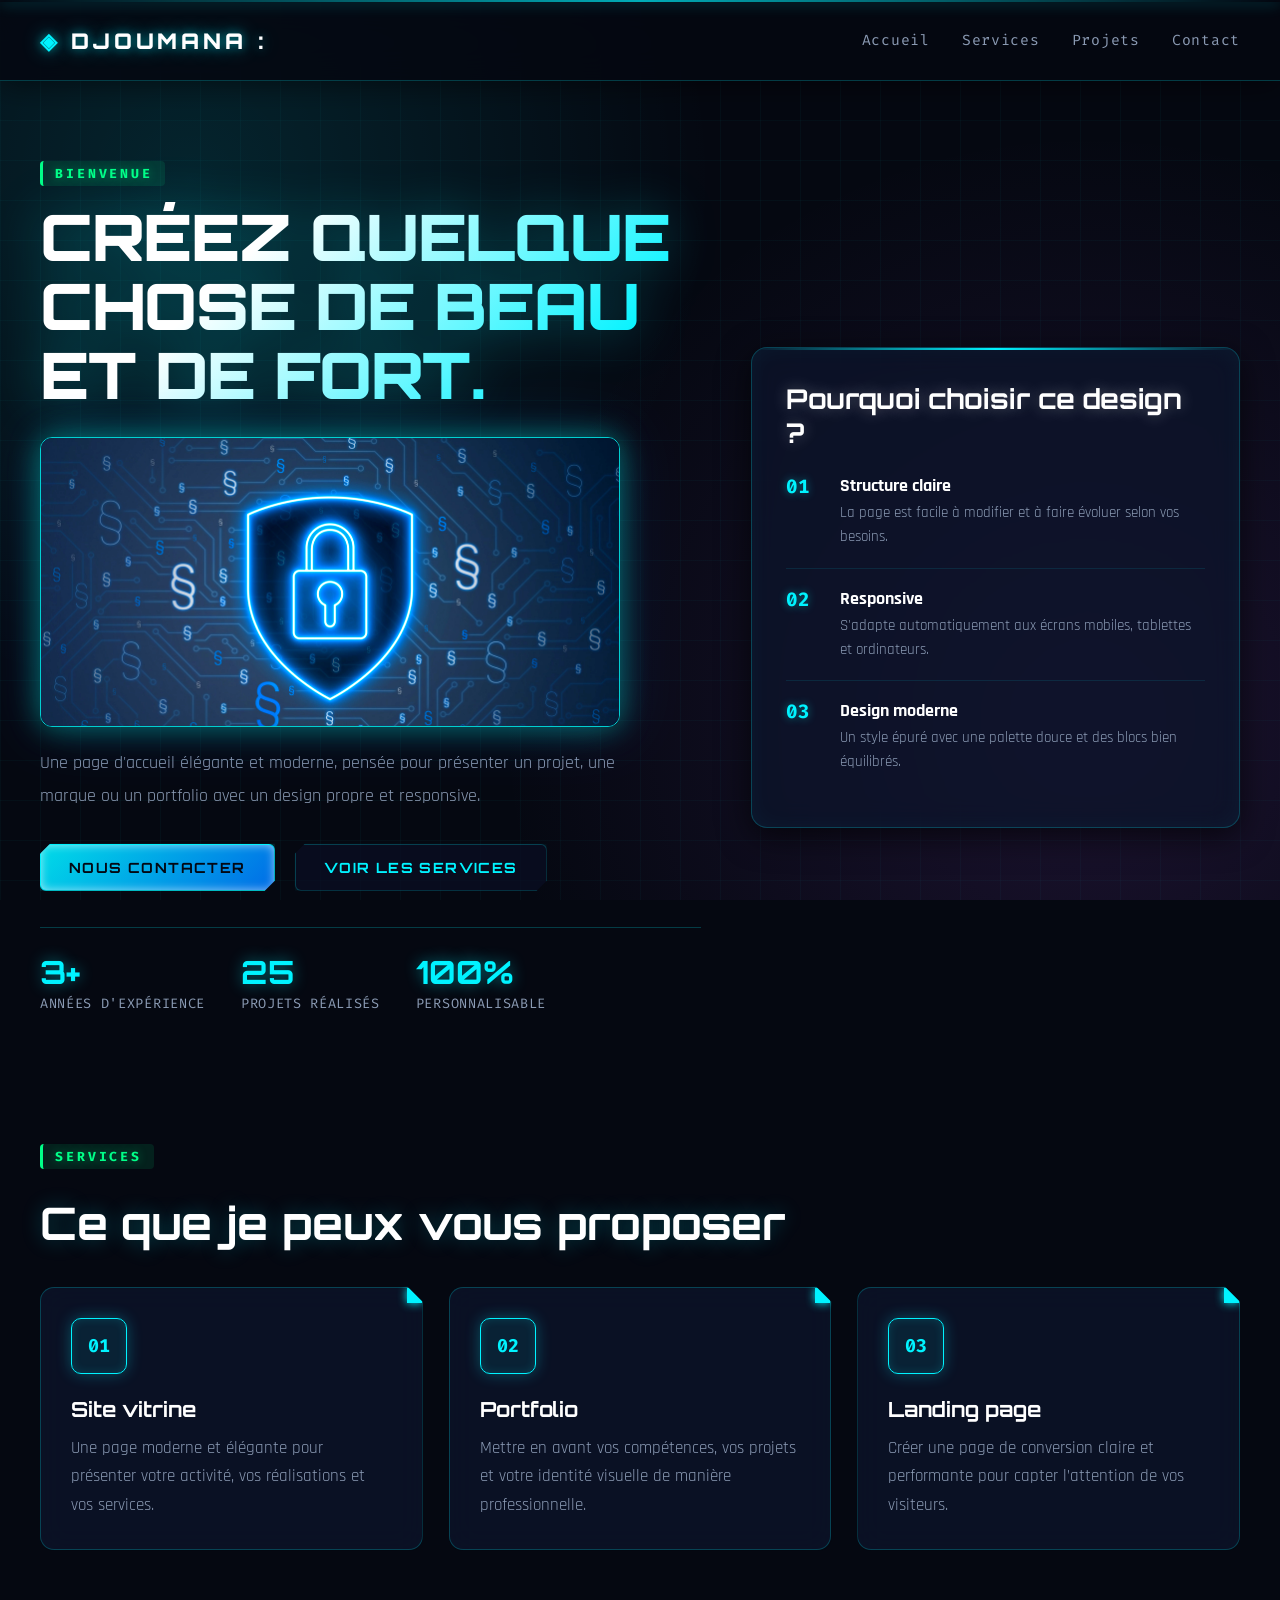
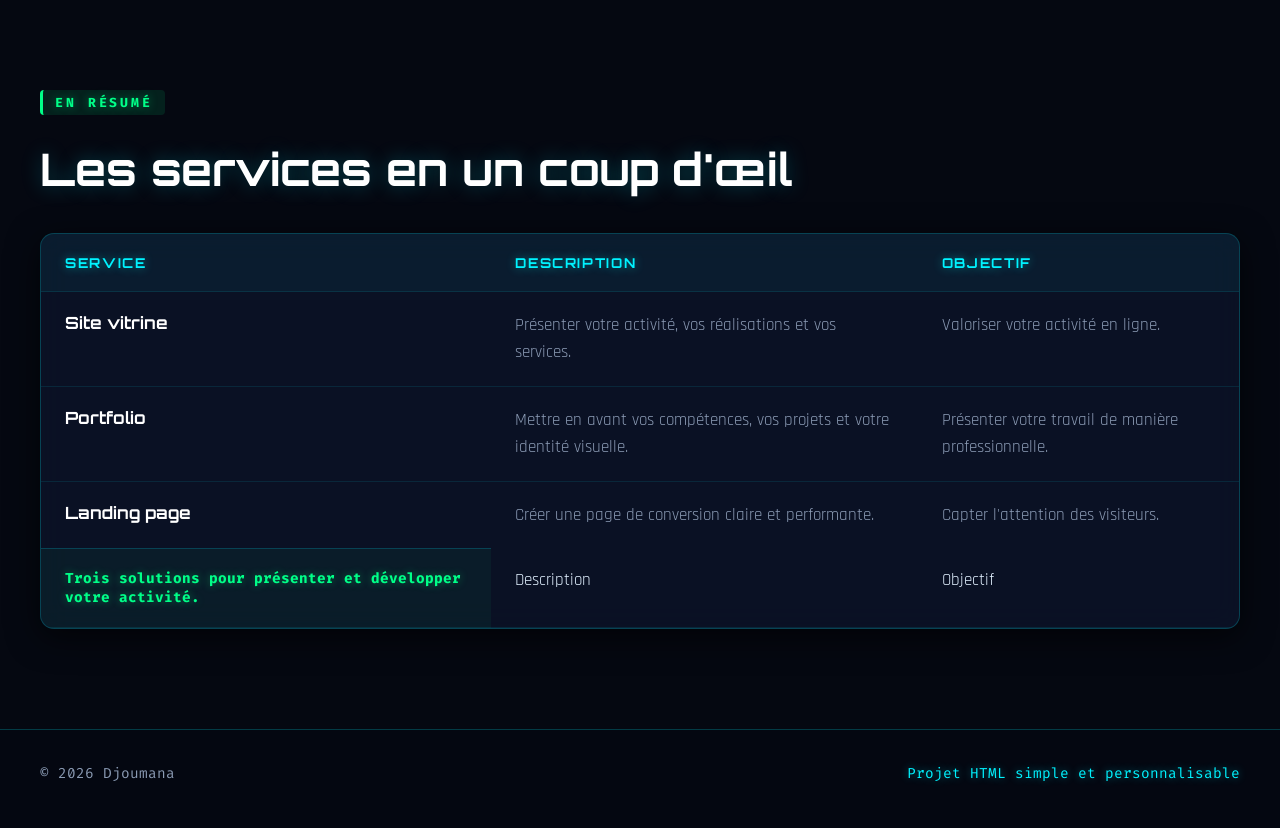
<file: index.html>
<!DOCTYPE html>
<html lang="fr">

<head>
  <meta charset="UTF-8" />
  <meta name="viewport" content="width=device-width, initial-scale=1.0" />
  <meta name="description" content="Page d'accueil moderne en HTML" />
  <title>Accueil</title>
  <link rel="stylesheet" href="style.css" />
</head>

<body>
  <header>
    <div class="container nav">
      <a href="#" class="brand">Djoumana :</a>
      <nav class="nav-links" aria-label="Navigation principale">
        <a href="#accueil">Accueil</a>
        <a href="#services">Services</a>
        <a href="projets.html">Projets</a>
        <a href="contact.html">Contact</a>
      </nav>
    </div>
  </header>

  <!-- Hero Section -->
  <main id="accueil" class="container hero">
    <section>
      <span class="eyebrow">Bienvenue</span>
      <!-- span : -->
      <h1>Créez quelque chose de beau et de fort.</h1>
      <img src="content-cyber-security.jpg" alt="Image représentant la cybersécurité" class="hero-image" />
      <p class="lead">
        Une page d'accueil élégante et moderne, pensée pour présenter un projet,
        une marque ou un portfolio avec un design propre et responsive.
      </p>
      <div class="hero-actions">
        <a href="#contact" class="btn btn-primary">Nous contacter</a>
        <a href="#services" class="btn btn-secondary">Voir les services</a>
      </div>

      <div class="stats">
        <div class="stat">
          <strong>3+</strong>
          <span>années d'expérience</span>
        </div>
        <div class="stat">
          <strong>25</strong>
          <span>projets réalisés</span>
        </div>
        <div class="stat">
          <strong>100%</strong>
          <span>personnalisable</span>
        </div>
      </div>
    </section>

    <aside class="card" id="contact">
      <h2>Pourquoi choisir ce design ?</h2>

      <div class="feature">
        <div class="feature-number">01</div>
        <div>
          <strong>Structure claire</strong>
          <span>La page est facile à modifier et à faire évoluer selon vos besoins.</span>
        </div>
      </div>

      <div class="feature">
        <div class="feature-number">02</div>
        <div>
          <strong>Responsive</strong>
          <span>S'adapte automatiquement aux écrans mobiles, tablettes et ordinateurs.</span>
        </div>
      </div>

      <div class="feature">
        <div class="feature-number">03</div>
        <div>
          <strong>Design moderne</strong>
          <span>Un style épuré avec une palette douce et des blocs bien équilibrés.</span>
        </div>
      </div>
    </aside>
  </main>

  <section id="services" class="container section">
    <div class="section-header">
      <span class="eyebrow">Services</span>
      <h3>Ce que je peux vous proposer</h3>
    </div>

    <div class="grid">
      <article class="service">
        <div class="icon">01</div>

        <h4>Site vitrine</h4>
        <p>Une page moderne et élégante pour présenter votre activité, vos réalisations et vos services.</p>
      </article>

      <article class="service">
        <div class="icon">02</div>
        <h4>Portfolio</h4>
        <p>Mettre en avant vos compétences, vos projets et votre identité visuelle de manière professionnelle.</p>
      </article>

      <article class="service">
        <div class="icon">03</div>
        <h4>Landing page</h4>
        <p>Créer une page de conversion claire et performante pour capter l’attention de vos visiteurs.</p>
      </article>
    </div>
  </section>

  <section class="container section" aria-labelledby="services-table-title">
    <div class="section-header">
      <span class="eyebrow">En résumé</span>
      <h3 id="services-table-title">Les services en un coup d'œil</h3>
    </div>

    <div class="table-wrapper">
      <table>
        <thead>
          <tr>
            <th scope="col">Service</th>
            <th scope="col">Description</th>
            <th scope="col">Objectif</th>
          </tr>
        </thead>
        <tbody>
          <tr>
            <th scope="row">Site vitrine</th>
            <td>Présenter votre activité, vos réalisations et vos services.</td>
            <td>Valoriser votre activité en ligne.</td>
          </tr>
          <tr>
            <th scope="row">Portfolio</th>
            <td>Mettre en avant vos compétences, vos projets et votre identité visuelle.</td>
            <td>Présenter votre travail de manière professionnelle.</td>
          </tr>
          <tr>
            <th scope="row">Landing page</th>
            <td>Créer une page de conversion claire et performante.</td>
            <td>Capter l'attention des visiteurs.</td>
          </tr>
        </tbody>
        <tfoot>
          <tr>
            <th scope="col">Trois solutions pour présenter et développer votre activité.</th>
            <td scope="col">Description</td>
            <td scope="col">Objectif</td>
          </tr>
        </tfoot>
      </table>
    </div>
  </section>

  <footer>
    <div class="container footer-inner">
      <span>© 2026 Djoumana</span>
      <span id="projets">Projet HTML simple et personnalisable</span>
    </div>
  </footer>
</body>

</html>
</file>
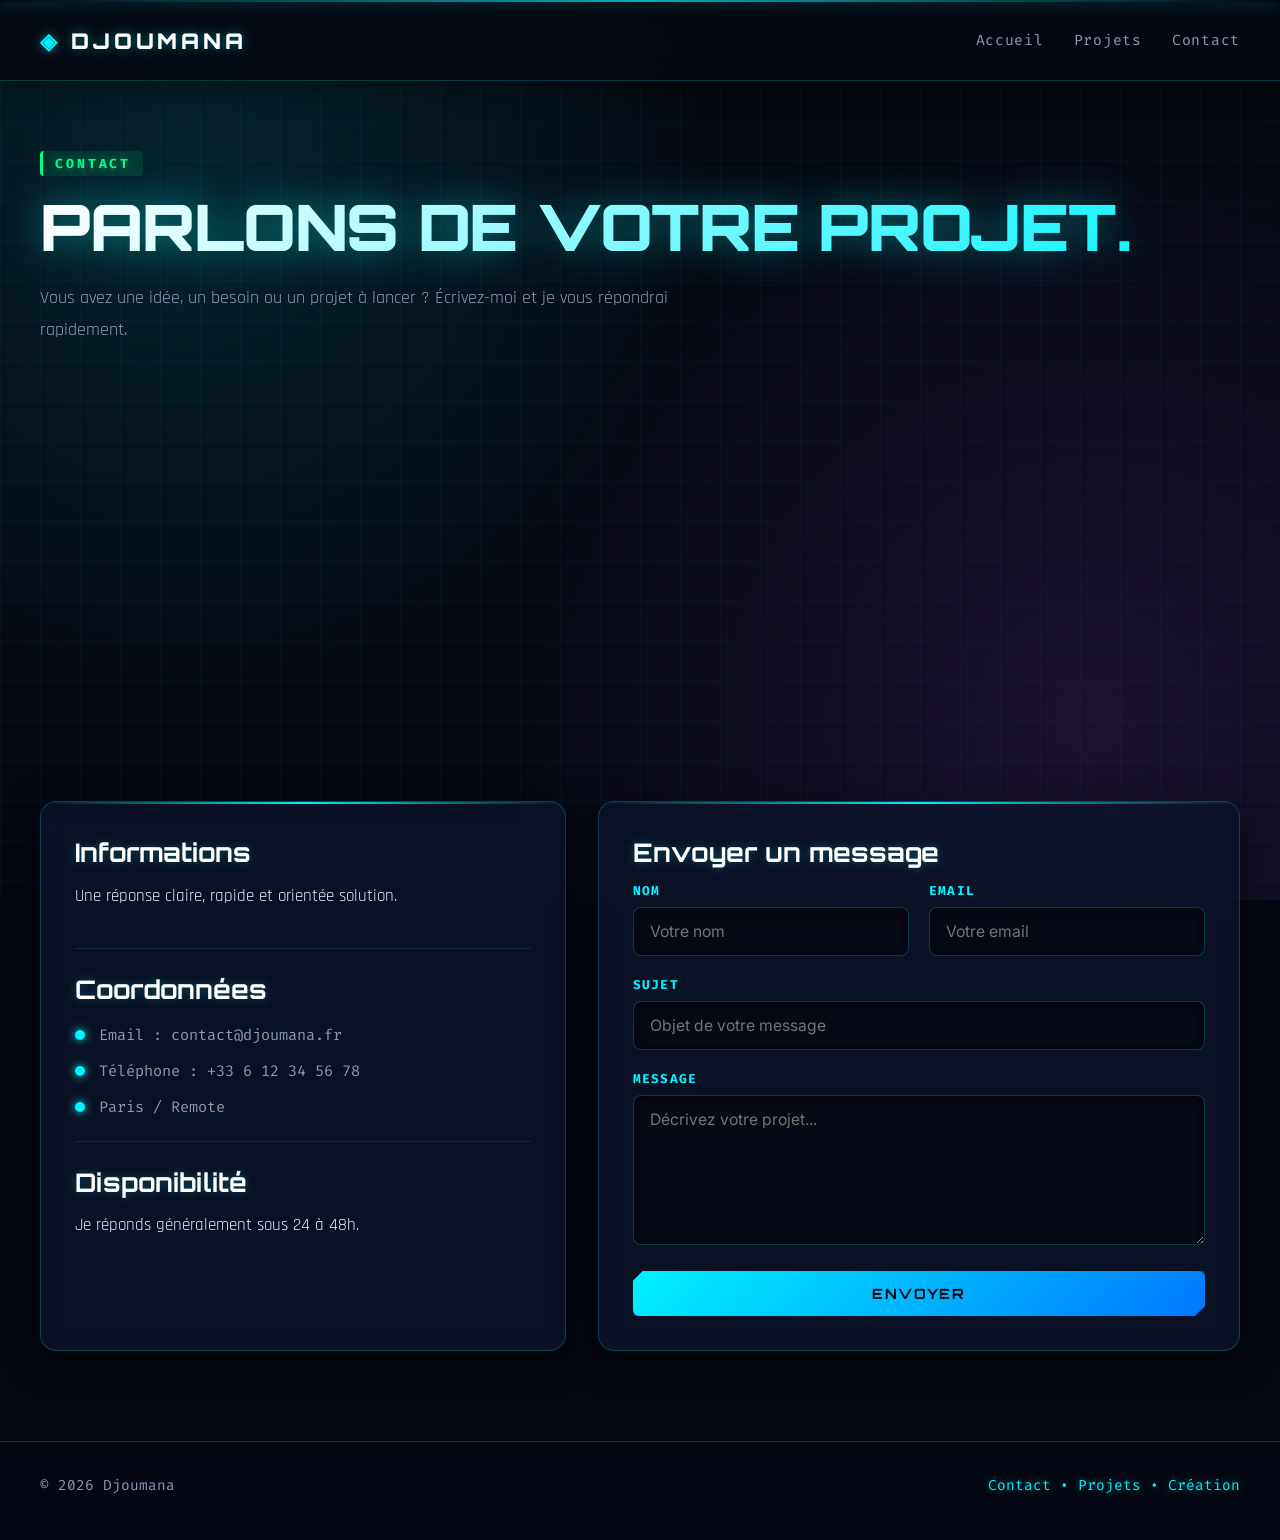
<file: contact.html>
<!DOCTYPE html>
<html lang="fr">
<head>
  <meta charset="UTF-8" />
  <meta name="viewport" content="width=device-width, initial-scale=1.0" />
  <meta name="description" content="Page de contact moderne" />
  <title>Contact</title>
  <link rel="stylesheet" href="style.css" />
</head>
<body class="contact-page">
  <header>
    <div class="container nav">
      <a href="index.html" class="brand">Djoumana</a>
      <nav class="nav-links" aria-label="Navigation principale">
        <a href="index.html">Accueil</a>
        <a href="projets.html">Projets</a>
        <a href="contact.html">Contact</a>
      </nav>
    </div>
  </header>

  <main class="container hero">
    <span class="eyebrow">Contact</span>
    <h1>Parlons de votre projet.</h1>
    <p class="lead">
      Vous avez une idée, un besoin ou un projet à lancer ? Écrivez-moi et je vous répondrai rapidement.
    </p>
  </main>

  <section class="container content">
    <aside class="card">
      <div class="info-block">
        <h2>Informations</h2>
        <p>Une réponse claire, rapide et orientée solution.</p>
      </div>

      <div class="info-block">
        <h2>Coordonnées</h2>
        <ul class="info-list">
          <li><span class="dot"></span><span>Email : contact@djoumana.fr</span></li>
          <li><span class="dot"></span><span>Téléphone : +33 6 12 34 56 78</span></li>
          <li><span class="dot"></span><span>Paris / Remote</span></li>
        </ul>
      </div>

      <div class="info-block">
        <h2>Disponibilité</h2>
        <p>Je réponds généralement sous 24 à 48h.</p>
      </div>
    </aside>

    <div class="card form-card">
      <h2>Envoyer un message</h2>
      <form>
        <div class="row">
          <div>
            <label for="nom">Nom</label>
            <input id="nom" type="text" placeholder="Votre nom" />
          </div>

          <div>
            <label for="email">Email</label>
            <input id="email" type="email" placeholder="Votre email" />
          </div>
        </div>

        <div>
          <label for="sujet">Sujet</label>
          <input id="sujet" type="text" placeholder="Objet de votre message" />
        </div>

        <div>
          <label for="message">Message</label>
          <textarea id="message" placeholder="Décrivez votre projet..."></textarea>
        </div>

        <button class="btn" type="submit">Envoyer</button>
      </form>
    </div>
  </section>

  <footer>
    <div class="container footer-inner">
      <span>© 2026 Djoumana</span>
      <span>Contact • Projets • Création</span>
    </div>
  </footer>
</body>
</html>
</file>
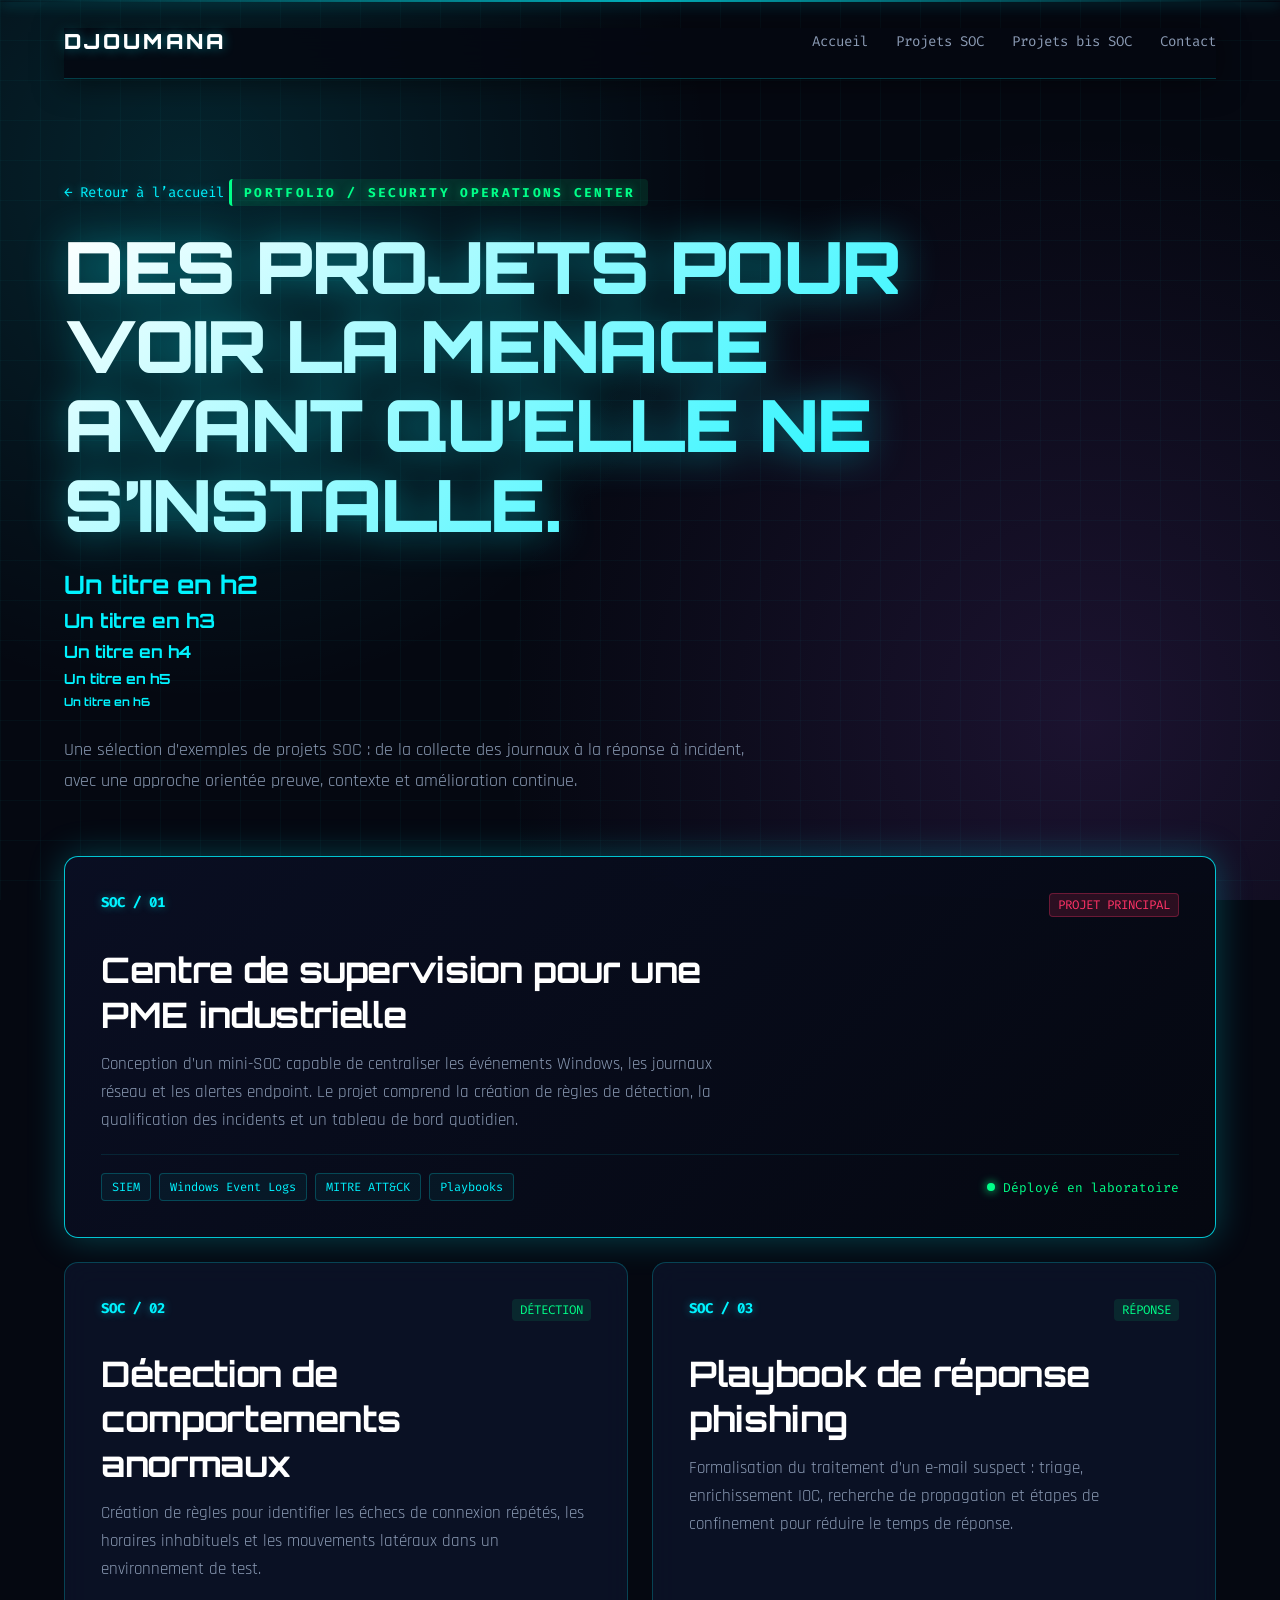
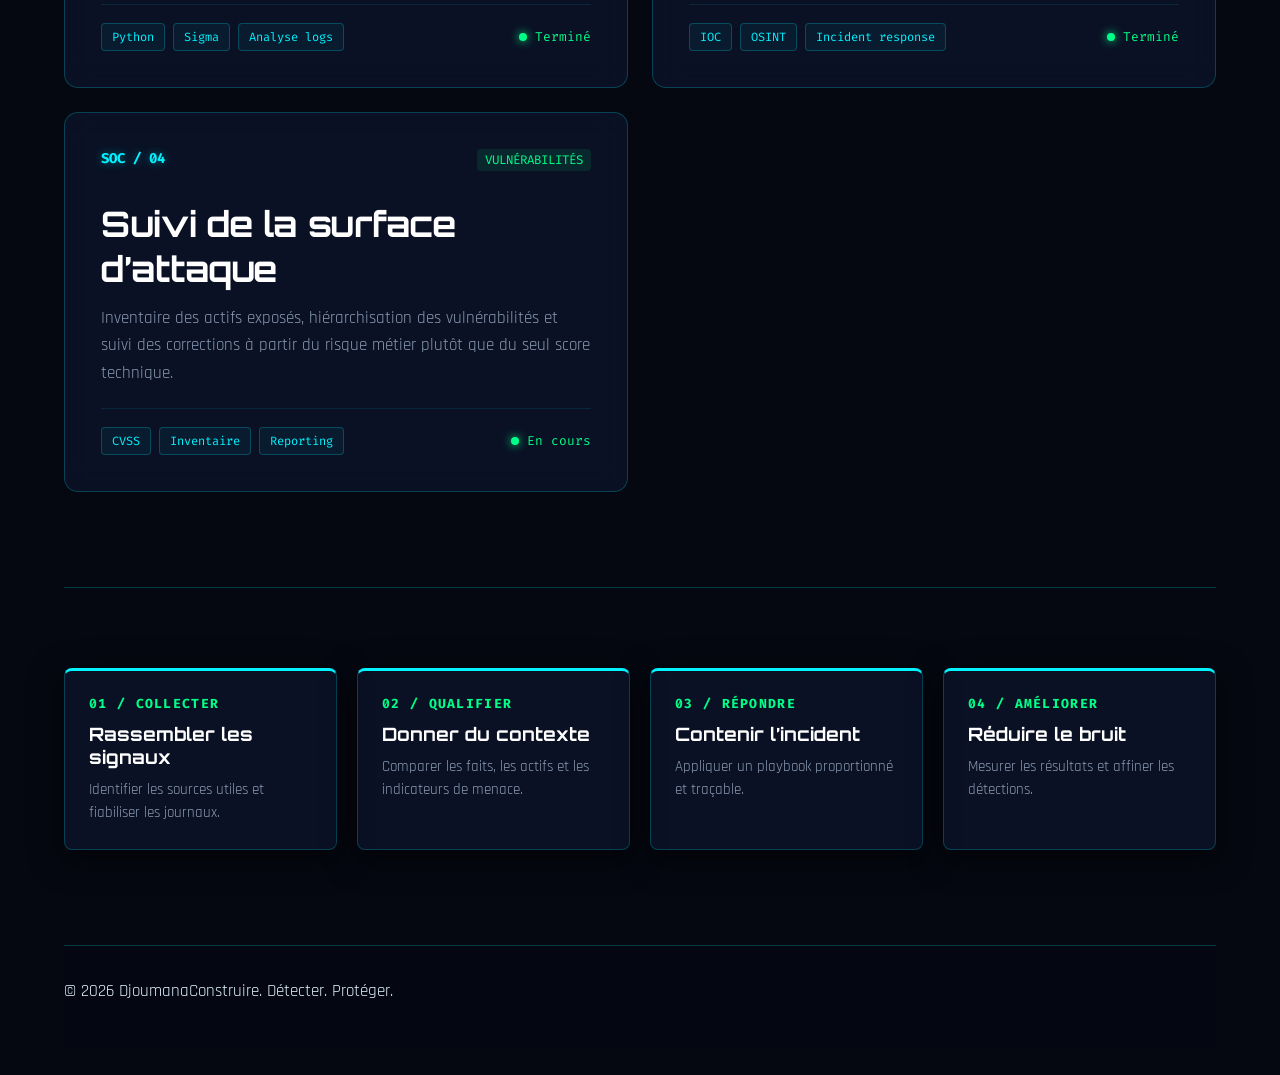
<file: projets.html>
<!DOCTYPE html>
<html lang="fr">
<head>
	<meta charset="UTF-8">
	<meta name="viewport" content="width=device-width, initial-scale=1.0">
	<meta name="description" content="Exemples de projets SOC du portfolio de Djoumana.">
	<title>Djoumana - Projets SOC</title>
	<link rel="stylesheet" href="style.css">
</head>
<body class="project-page">
	<div class="page">
		<header>
			<a class="logo" href="index.html">Djoumana</a>
			<nav aria-label="Navigation principale">
				<a href="index.html">Accueil</a>
				<a href="#projets">Projets SOC</a>
                <a href="projets.html">Projets bis SOC</a>
            	<a href="index.html#contact">Contact</a>
            </nav>
		</header>

		<main>
			<section class="hero">
				<a class="back" href="index.html">← Retour à l’accueil</a>
				<div class="eyebrow">Portfolio / Security Operations Center</div>
				<h1>Des projets pour voir la menace avant qu’elle ne s’installe.</h1>
				<h2>Un titre en h2</h2>
                <h3>Un titre en h3</h3>
                <h4>Un titre en h4</h4>
                <h5>Un titre en h5</h5>
                <h6>Un titre en h6</h6>
				<p>Une sélection d’exemples de projets SOC : de la collecte des journaux à la réponse à incident, avec une approche orientée preuve, contexte et amélioration continue.</p>
			</section>

			<section class="projects" id="projets" aria-label="Exemples de projets SOC">
				<article class="project featured">
					<div class="project-top"><span class="number">SOC / 01</span><span class="meta">Projet principal</span></div>
					<h2>Centre de supervision pour une PME industrielle</h2>
					<p>Conception d’un mini-SOC capable de centraliser les événements Windows, les journaux réseau et les alertes endpoint. Le projet comprend la création de règles de détection, la qualification des incidents et un tableau de bord quotidien.</p>
					<div class="project-bottom"><ul><li>SIEM</li><li>Windows Event Logs</li><li>MITRE ATT&CK</li><li>Playbooks</li></ul><span class="status">Déployé en laboratoire</span></div>
				</article>

				<article class="project">
					<div class="project-top"><span class="number">SOC / 02</span><span class="meta">Détection</span></div>
					<h2>Détection de comportements anormaux</h2>
					<p>Création de règles pour identifier les échecs de connexion répétés, les horaires inhabituels et les mouvements latéraux dans un environnement de test.</p>
					<div class="project-bottom"><ul><li>Python</li><li> Sigma</li><li>Analyse logs</li></ul><span class="status">Terminé</span></div>
				</article>

				<article class="project">
					<div class="project-top"><span class="number">SOC / 03</span><span class="meta">Réponse</span></div>
					<h2>Playbook de réponse phishing</h2>
					<p>Formalisation du traitement d’un e-mail suspect : triage, enrichissement IOC, recherche de propagation et étapes de confinement pour réduire le temps de réponse.</p>
					<div class="project-bottom"><ul><li>IOC</li><li>OSINT</li><li>Incident response</li></ul><span class="status">Terminé</span></div>
				</article>

				<article class="project">
					<div class="project-top"><span class="number">SOC / 04</span><span class="meta">Vulnérabilités</span></div>
					<h2>Suivi de la surface d’attaque</h2>
					<p>Inventaire des actifs exposés, hiérarchisation des vulnérabilités et suivi des corrections à partir du risque métier plutôt que du seul score technique.</p>
					<div class="project-bottom"><ul><li>CVSS</li><li>Inventaire</li><li>Reporting</li></ul><span class="status">En cours</span></div>
				</article>
			</section>

			<section class="process" aria-label="Méthode de travail SOC">
				<div class="process-step"><strong>01 / COLLECTER</strong><h3>Rassembler les signaux</h3><p>Identifier les sources utiles et fiabiliser les journaux.</p></div>
				<div class="process-step"><strong>02 / QUALIFIER</strong><h3>Donner du contexte</h3><p>Comparer les faits, les actifs et les indicateurs de menace.</p></div>
				<div class="process-step"><strong>03 / RÉPONDRE</strong><h3>Contenir l’incident</h3><p>Appliquer un playbook proportionné et traçable.</p></div>
				<div class="process-step"><strong>04 / AMÉLIORER</strong><h3>Réduire le bruit</h3><p>Mesurer les résultats et affiner les détections.</p></div>
			</section>
		</main>

		<footer><span>© 2026 Djoumana</span><span>Construire. Détecter. Protéger.</span></footer>
	</div>
</body>
</html>
</file>
<file: style.css>
/* ==========================================================================
   CYBERSECURITY THEME - GLOWING, HIGH-TECH & STUNNING
   ========================================================================== */

@import url('https://fonts.googleapis.com/css2?family=Fira+Code:wght@400;500;700&family=Orbitron:wght@500;700;900&family=Rajdhani:wght@500;600;700&family=Inter:wght@300;400;500;600;700&display=swap');

:root {
  /* Palette Cyber / Matrix / Neon */
  --bg-deep: #050811;
  --bg-surface: #0a0f24;
  --bg-card: rgba(13, 20, 43, 0.75);
  --bg-card-hover: rgba(18, 28, 60, 0.85);

  /* Néons & Accents */
  --neon-cyan: #00f3ff;
  --cyan-glow: rgba(0, 243, 255, 0.45);
  --neon-green: #00ff88;
  --green-glow: rgba(0, 255, 136, 0.4);
  --neon-purple: #9d4edd;
  --neon-blue: #0077fe;

  /* Typographie & Bordures */
  --text-main: #e2f1ff;
  --text-muted: #8b9bb4;
  --border-cyber: rgba(0, 243, 255, 0.22);
  --border-bright: rgba(0, 243, 255, 0.8);
  --card-shadow: 0 8px 32px 0 rgba(0, 0, 0, 0.65);
}

/* Reset universel */
* {
  box-sizing: border-box;
}

html {
  scroll-behavior: smooth;
}

body {
  margin: 0;
  font-family: 'Rajdhani', 'Inter', -apple-system, sans-serif;
  font-size: 1.05rem;
  background-color: var(--bg-deep);
  /* Arrière-plan animé High-Tech : grille cybernétique et lueurs néon */
  background-image: 
    radial-gradient(circle at 15% 20%, rgba(0, 243, 255, 0.12) 0%, transparent 40%),
    radial-gradient(circle at 85% 80%, rgba(157, 78, 221, 0.15) 0%, transparent 45%),
    linear-gradient(rgba(0, 243, 255, 0.03) 1px, transparent 1px),
    linear-gradient(90deg, rgba(0, 243, 255, 0.03) 1px, transparent 1px);
  background-size: 100% 100%, 100% 100%, 40px 40px, 40px 40px;
  background-attachment: fixed;
  color: var(--text-main);
  min-height: 100vh;
  position: relative;
  overflow-x: hidden;
}

/* Ligne de scan lumineux subtile (effet radar cyber) */
body::before {
  content: "";
  position: fixed;
  top: 0;
  left: 0;
  width: 100%;
  height: 2px;
  background: linear-gradient(90deg, transparent, var(--neon-cyan), transparent);
  box-shadow: 0 0 15px var(--neon-cyan);
  animation: cyberScan 6s linear infinite;
  opacity: 0.7;
  pointer-events: none;
  z-index: 9999;
}

@keyframes cyberScan {
  0% { transform: translateY(-10px); }
  100% { transform: translateY(100vh); }
}

a {
  text-decoration: none;
  color: inherit;
}

.container {
  width: min(1200px, calc(100% - 40px));
  margin: 0 auto;
}

/* ==========================================================================
   HEADER & NAVIGATION
   ========================================================================== */

header {
  position: sticky;
  top: 0;
  background: rgba(5, 8, 17, 0.85);
  backdrop-filter: blur(16px);
  border-bottom: 1px solid var(--border-cyber);
  box-shadow: 0 4px 30px rgba(0, 0, 0, 0.5);
  z-index: 1000;
  transition: all 0.3s ease;
}

.nav {
  display: flex;
  align-items: center;
  justify-content: space-between;
  min-height: 80px;
}

/* Brand / Logo glowing */
.brand {
  font-family: 'Orbitron', monospace;
  font-size: 1.35rem;
  font-weight: 900;
  letter-spacing: 0.18em;
  text-transform: uppercase;
  color: #fff;
  display: flex;
  align-items: center;
  gap: 10px;
  text-shadow: 0 0 10px var(--cyan-glow), 0 0 20px var(--cyan-glow);
  position: relative;
}

.brand::before {
  content: "◈";
  color: var(--neon-cyan);
  animation: pulseGlow 2s infinite alternate;
}

@keyframes pulseGlow {
  0% { filter: drop-shadow(0 0 2px var(--neon-cyan)); opacity: 0.7; }
  100% { filter: drop-shadow(0 0 12px var(--neon-cyan)); opacity: 1; }
}

.nav-links {
  display: flex;
  gap: 32px;
  align-items: center;
  flex-wrap: wrap;
}

.nav-links a {
  font-family: 'Fira Code', monospace;
  color: var(--text-muted);
  font-size: 0.92rem;
  letter-spacing: 0.05em;
  position: relative;
  padding: 6px 0;
  transition: all 0.3s cubic-bezier(0.4, 0, 0.2, 1);
}

.nav-links a::after {
  content: "";
  position: absolute;
  bottom: 0;
  left: 0;
  width: 0%;
  height: 2px;
  background: var(--neon-cyan);
  box-shadow: 0 0 8px var(--neon-cyan);
  transition: width 0.3s ease;
}

.nav-links a:hover {
  color: #ffffff;
  text-shadow: 0 0 8px var(--neon-cyan);
}

.nav-links a:hover::after {
  width: 100%;
}

/* ==========================================================================
   BUTTONS (CYBER STYLE AVEC REFLETS & LUMIÈRES)
   ========================================================================== */

.btn {
  display: inline-flex;
  align-items: center;
  justify-content: center;
  font-family: 'Orbitron', sans-serif;
  font-size: 0.88rem;
  font-weight: 700;
  letter-spacing: 0.1em;
  text-transform: uppercase;
  padding: 14px 28px;
  border-radius: 6px;
  position: relative;
  overflow: hidden;
  cursor: pointer;
  clip-path: polygon(10px 0, 100% 0, 100% calc(100% - 10px), calc(100% - 10px) 100%, 0 100%, 0 10px);
  transition: all 0.3s ease;
}

.btn-primary {
  background: linear-gradient(135deg, rgba(0, 243, 255, 0.9), rgba(0, 119, 254, 0.9));
  color: #030813;
  border: 1px solid var(--neon-cyan);
  box-shadow: 0 0 20px rgba(0, 243, 255, 0.45), inset 0 0 10px rgba(255, 255, 255, 0.6);
}

.btn-primary:hover {
  background: linear-gradient(135deg, #00f3ff, #00ff88);
  box-shadow: 0 0 35px rgba(0, 243, 255, 0.8), 0 0 50px rgba(0, 255, 136, 0.4);
  transform: translateY(-2px);
  color: #000;
}

.btn-secondary {
  background: rgba(10, 15, 36, 0.7);
  border: 1px solid var(--border-cyber);
  color: var(--neon-cyan);
  box-shadow: 0 0 12px rgba(0, 243, 255, 0.15);
}

.btn-secondary:hover {
  background: rgba(0, 243, 255, 0.12);
  border-color: var(--neon-cyan);
  box-shadow: 0 0 25px rgba(0, 243, 255, 0.4);
  color: #fff;
  transform: translateY(-2px);
}

/* ==========================================================================
   HERO SECTION
   ========================================================================== */

.hero {
  display: grid;
  grid-template-columns: 1.15fr 0.85fr;
  align-items: center;
  gap: 50px;
  min-height: 700px;
  padding: 80px 0 90px;
}

.eyebrow {
  display: inline-block;
  margin-bottom: 16px;
  color: var(--neon-green);
  font-family: 'Fira Code', monospace;
  font-size: 0.82rem;
  font-weight: 700;
  letter-spacing: 0.22em;
  text-transform: uppercase;
  background: rgba(0, 255, 136, 0.1);
  padding: 4px 12px;
  border-radius: 4px;
  border-left: 3px solid var(--neon-green);
  text-shadow: 0 0 10px var(--green-glow);
}

h1 {
  margin: 0;
  font-family: 'Orbitron', sans-serif;
  font-size: clamp(2.6rem, 5vw, 4.2rem);
  font-weight: 900;
  line-height: 1.08;
  letter-spacing: -0.02em;
  text-transform: uppercase;
  background: linear-gradient(135deg, #ffffff 30%, var(--neon-cyan) 85%, var(--neon-purple) 100%);
  -webkit-background-clip: text;
  -webkit-text-fill-color: transparent;
  filter: drop-shadow(0 0 25px rgba(0, 243, 255, 0.3));
}

/* IMAGE CYBERSECURITY STUNNING & BRILLANTE */
.hero-image {
  width: 100%;
  max-width: 580px;
  height: 290px;
  object-fit: cover;
  border-radius: 12px;
  margin: 28px 0 15px;
  display: block;
  border: 1px solid var(--border-bright);
  box-shadow: 
    0 0 30px rgba(0, 243, 255, 0.35),
    0 0 60px rgba(0, 119, 254, 0.2),
    inset 0 0 20px rgba(0, 243, 255, 0.2);
  position: relative;
  transition: all 0.4s ease;
  filter: contrast(1.15) brightness(1.08) saturate(1.2);
}

.hero-image:hover {
  transform: scale(1.02) translateY(-4px);
  border-color: var(--neon-cyan);
  box-shadow: 
    0 0 45px rgba(0, 243, 255, 0.65),
    0 0 80px rgba(0, 255, 136, 0.35);
  filter: contrast(1.2) brightness(1.15) saturate(1.3);
}

.lead {
  max-width: 580px;
  margin: 20px 0 32px;
  color: var(--text-muted);
  font-size: 1.15rem;
  line-height: 1.75;
}

.hero-actions {
  display: flex;
  gap: 20px;
  flex-wrap: wrap;
}

/* ==========================================================================
   STATS BAR
   ========================================================================== */

.stats {
  display: flex;
  gap: 36px;
  flex-wrap: wrap;
  margin-top: 36px;
  padding-top: 24px;
  border-top: 1px solid var(--border-cyber);
}

.stat strong {
  display: block;
  font-family: 'Orbitron', monospace;
  font-size: 2rem;
  color: var(--neon-cyan);
  text-shadow: 0 0 15px var(--cyan-glow);
}

.stat span {
  color: var(--text-muted);
  font-family: 'Fira Code', monospace;
  font-size: 0.85rem;
  letter-spacing: 0.05em;
  text-transform: uppercase;
}

/* ==========================================================================
   CARDS & FEATURES (CYBER GLASSMORPHISM)
   ========================================================================== */

.card {
  background: var(--bg-card);
  backdrop-filter: blur(14px);
  border: 1px solid var(--border-cyber);
  border-radius: 16px;
  padding: 34px;
  box-shadow: var(--card-shadow), inset 0 0 25px rgba(0, 243, 255, 0.04);
  position: relative;
  overflow: hidden;
  transition: all 0.3s ease;
}

.card::before {
  content: "";
  position: absolute;
  top: 0;
  left: 0;
  width: 100%;
  height: 2px;
  background: linear-gradient(90deg, transparent, var(--neon-cyan), transparent);
}

.card:hover {
  border-color: rgba(0, 243, 255, 0.5);
  box-shadow: 0 15px 45px rgba(0, 0, 0, 0.8), 0 0 30px rgba(0, 243, 255, 0.2);
}

.card h2 {
  margin: 0 0 24px;
  font-family: 'Orbitron', sans-serif;
  font-size: 1.7rem;
  color: #fff;
  text-shadow: 0 0 15px rgba(255, 255, 255, 0.3);
}

.feature {
  display: flex;
  gap: 18px;
  padding: 18px 0;
  border-top: 1px solid rgba(0, 243, 255, 0.1);
  transition: transform 0.2s ease;
}

.feature:hover {
  transform: translateX(6px);
}

.feature:first-of-type {
  border-top: none;
  padding-top: 0;
}

.feature-number {
  color: var(--neon-cyan);
  font-family: 'Fira Code', monospace;
  font-weight: 700;
  font-size: 1.2rem;
  min-width: 36px;
  text-shadow: 0 0 8px var(--cyan-glow);
}

.feature strong {
  display: block;
  font-family: 'Rajdhani', sans-serif;
  font-size: 1.15rem;
  font-weight: 700;
  color: #fff;
  margin-bottom: 4px;
}

.feature span {
  color: var(--text-muted);
  font-size: 0.95rem;
  line-height: 1.6;
}

/* ==========================================================================
   SERVICES GRID (TERMINAL & SECURITY SUITE)
   ========================================================================== */

.section {
  padding: 40px 0 100px;
}

.section-header {
  margin-bottom: 36px;
}

.section-header h3 {
  margin: 10px 0 0;
  font-family: 'Orbitron', sans-serif;
  font-size: clamp(2rem, 4vw, 2.8rem);
  color: #fff;
  text-shadow: 0 0 20px rgba(0, 243, 255, 0.25);
}

.grid {
  display: grid;
  grid-template-columns: repeat(3, minmax(0, 1fr));
  gap: 26px;
}

.service {
  background: var(--bg-card);
  backdrop-filter: blur(14px);
  border: 1px solid var(--border-cyber);
  border-radius: 14px;
  padding: 30px;
  position: relative;
  transition: all 0.35s ease;
  clip-path: polygon(0 0, calc(100% - 15px) 0, 100% 15px, 100% 100%, 0 100%);
}

.service::after {
  content: "";
  position: absolute;
  top: 0;
  right: 0;
  width: 15px;
  height: 15px;
  background: var(--neon-cyan);
  box-shadow: 0 0 10px var(--neon-cyan);
}

.service:hover {
  transform: translateY(-6px);
  border-color: var(--neon-cyan);
  box-shadow: 0 15px 35px rgba(0, 0, 0, 0.7), 0 0 25px rgba(0, 243, 255, 0.3);
  background: var(--bg-card-hover);
}

.service .icon {
  width: 56px;
  height: 56px;
  display: grid;
  place-items: center;
  margin-bottom: 22px;
  border-radius: 10px;
  background: rgba(0, 243, 255, 0.08);
  border: 1px solid var(--neon-cyan);
  color: var(--neon-cyan);
  font-family: 'Fira Code', monospace;
  font-weight: 700;
  font-size: 1.15rem;
  box-shadow: 0 0 15px rgba(0, 243, 255, 0.3), inset 0 0 10px rgba(0, 243, 255, 0.15);
}

.service h4 {
  margin: 0 0 12px;
  font-family: 'Orbitron', sans-serif;
  font-size: 1.3rem;
  color: #fff;
}

.service p {
  margin: 0;
  color: var(--text-muted);
  line-height: 1.7;
}

/* ==========================================================================
   TABLE RESUME CYBER
   ========================================================================== */

.table-wrapper {
  overflow-x: auto;
  border: 1px solid var(--border-cyber);
  border-radius: 14px;
  background: var(--bg-card);
  backdrop-filter: blur(14px);
  box-shadow: var(--card-shadow);
}

table {
  width: 100%;
  min-width: 650px;
  border-collapse: collapse;
  text-align: left;
}

th,
td {
  padding: 20px 24px;
  border-bottom: 1px solid rgba(0, 243, 255, 0.1);
  vertical-align: top;
}

thead th {
  color: var(--neon-cyan);
  font-family: 'Orbitron', monospace;
  font-size: 0.85rem;
  letter-spacing: 0.12em;
  text-transform: uppercase;
  background: rgba(0, 243, 255, 0.05);
  text-shadow: 0 0 10px var(--cyan-glow);
}

tbody th {
  font-family: 'Orbitron', sans-serif;
  font-weight: 700;
  color: #fff;
}

tbody td {
  color: var(--text-muted);
  line-height: 1.6;
}

tbody tr:hover {
  background: rgba(0, 243, 255, 0.04);
}

tbody tr:last-child th,
tbody tr:last-child td {
  border-bottom: none;
}

tfoot th {
  padding: 20px 24px;
  border-top: 1px solid var(--border-cyber);
  color: var(--neon-green);
  background: rgba(0, 255, 136, 0.05);
  font-family: 'Fira Code', monospace;
  font-size: 0.9rem;
  text-shadow: 0 0 8px var(--green-glow);
}

/* ==========================================================================
   FOOTER
   ========================================================================== */

footer {
  border-top: 1px solid var(--border-cyber);
  background: rgba(5, 8, 17, 0.95);
  padding: 34px 0 45px;
}

.footer-inner {
  display: flex;
  justify-content: space-between;
  gap: 20px;
  flex-wrap: wrap;
  color: var(--text-muted);
  font-family: 'Fira Code', monospace;
  font-size: 0.9rem;
}

.footer-inner span:last-child {
  color: var(--neon-cyan);
  text-shadow: 0 0 8px var(--cyan-glow);
}

/* ==========================================================================
   PAGE PROJETS (SOC / THREAT INTELLIGENCE STUNNING)
   ========================================================================== */

.project-page {
  font-family: 'Rajdhani', sans-serif;
  color: var(--text-main);
  background-color: var(--bg-deep);
}

.project-page .page {
  min-height: 100vh;
  padding: 28px clamp(20px, 5vw, 72px);
}

.project-page header,
.project-page main,
.project-page footer {
  max-width: 1200px;
  margin: 0 auto;
}

.project-page header {
  display: flex;
  align-items: center;
  justify-content: space-between;
  padding-bottom: 24px;
  border-bottom: 1px solid var(--border-cyber);
}

.project-page .logo {
  font-family: 'Orbitron', monospace;
  color: #fff;
  font-size: 1.3rem;
  font-weight: 900;
  letter-spacing: 0.15em;
  text-transform: uppercase;
  text-shadow: 0 0 12px var(--cyan-glow);
}

.project-page nav {
  display: flex;
  flex-wrap: wrap;
  gap: 28px;
}

.project-page nav a,
.project-page .back {
  font-family: 'Fira Code', monospace;
  color: var(--text-muted);
  font-size: 0.88rem;
  transition: all 0.25s ease;
}

.project-page nav a:hover,
.project-page .back:hover {
  color: var(--neon-cyan);
  text-shadow: 0 0 8px var(--cyan-glow);
}

.project-page .hero {
  display: block;
  padding: clamp(60px, 8vw, 100px) 0 60px;
}

.project-page .back {
  display: inline-block;
  margin-bottom: 25px;
  color: var(--neon-cyan);
  text-shadow: 0 0 8px var(--cyan-glow);
}

.project-page .eyebrow {
  margin-bottom: 20px;
  color: var(--neon-green);
  font-family: 'Fira Code', monospace;
  font-size: 0.8rem;
  letter-spacing: 0.18em;
  text-transform: uppercase;
  background: rgba(0, 255, 136, 0.1);
  padding: 5px 12px;
  border-left: 3px solid var(--neon-green);
  display: inline-block;
}

.project-page h1 {
  max-width: 950px;
  margin: 0 0 25px;
  font-family: 'Orbitron', sans-serif;
  font-size: clamp(2.4rem, 6vw, 4.5rem);
  font-weight: 900;
  letter-spacing: -0.02em;
  line-height: 1.1;
  background: linear-gradient(135deg, #fff, var(--neon-cyan));
  -webkit-background-clip: text;
  -webkit-text-fill-color: transparent;
  filter: drop-shadow(0 0 20px var(--cyan-glow));
}

.project-page .hero h2,
.project-page .hero h3,
.project-page .hero h4,
.project-page .hero h5,
.project-page .hero h6 {
  margin: 8px 0;
  color: var(--neon-cyan);
  font-family: 'Orbitron', sans-serif;
}

.project-page .hero p {
  max-width: 680px;
  margin: 25px 0 0;
  color: var(--text-muted);
  font-size: 1.15rem;
  line-height: 1.7;
}

.project-page .projects {
  display: grid;
  grid-template-columns: repeat(2, 1fr);
  gap: 24px;
  padding-bottom: 95px;
}

.project-page .project {
  display: flex;
  min-height: 360px;
  flex-direction: column;
  padding: clamp(24px, 4vw, 36px);
  border: 1px solid var(--border-cyber);
  background: var(--bg-card);
  backdrop-filter: blur(14px);
  border-radius: 14px;
  position: relative;
  transition: all 0.3s cubic-bezier(0.4, 0, 0.2, 1);
}

.project-page .project:hover {
  border-color: var(--neon-cyan);
  box-shadow: 0 15px 40px rgba(0, 0, 0, 0.8), 0 0 30px rgba(0, 243, 255, 0.35);
  transform: translateY(-4px);
}

.project-page .project.featured {
  grid-column: span 2;
  min-height: 320px;
  background: linear-gradient(135deg, rgba(10, 15, 36, 0.95), rgba(5, 8, 17, 0.98));
  border: 1px solid var(--border-bright);
  box-shadow: 0 0 35px rgba(0, 243, 255, 0.25);
}

.project-page .project-top {
  display: flex;
  justify-content: space-between;
  gap: 20px;
  margin-bottom: 30px;
}

.project-page .number {
  color: var(--neon-cyan);
  font-family: 'Fira Code', monospace;
  font-size: 0.88rem;
  font-weight: bold;
  text-shadow: 0 0 8px var(--cyan-glow);
}

.project-page .meta {
  color: var(--neon-green);
  font-family: 'Fira Code', monospace;
  font-size: 0.78rem;
  text-transform: uppercase;
  background: rgba(0, 255, 136, 0.1);
  padding: 3px 8px;
  border-radius: 4px;
}

.project-page .project.featured .meta {
  color: #ff3366;
  background: rgba(255, 51, 102, 0.15);
  border: 1px solid rgba(255, 51, 102, 0.3);
}

.project-page .project h2 {
  max-width: 660px;
  margin: 0 0 14px;
  font-family: 'Orbitron', sans-serif;
  font-size: clamp(1.5rem, 2.8vw, 2.2rem);
  color: #fff;
  letter-spacing: -0.01em;
}

.project-page .project p {
  max-width: 650px;
  margin: 0 0 20px;
  color: var(--text-muted);
  font-size: 1.05rem;
  line-height: 1.65;
}

.project-page .project-bottom {
  display: flex;
  align-items: center;
  justify-content: space-between;
  gap: 20px;
  margin-top: auto;
  padding-top: 18px;
  border-top: 1px solid rgba(0, 243, 255, 0.1);
}

.project-page .project ul {
  display: flex;
  flex-wrap: wrap;
  gap: 8px;
  padding: 0;
  margin: 0;
  list-style: none;
}

.project-page .project li {
  padding: 5px 10px;
  border: 1px solid var(--border-cyber);
  background: rgba(0, 243, 255, 0.05);
  color: var(--neon-cyan);
  font-family: 'Fira Code', monospace;
  font-size: 0.75rem;
  border-radius: 4px;
}

.project-page .status {
  color: var(--neon-green);
  font-family: 'Fira Code', monospace;
  font-size: 0.8rem;
  white-space: nowrap;
  display: flex;
  align-items: center;
}

.project-page .status::before {
  display: inline-block;
  width: 8px;
  height: 8px;
  margin-right: 8px;
  border-radius: 50%;
  background: var(--neon-green);
  box-shadow: 0 0 10px var(--neon-green);
  content: "";
}

/* PROCESS WORKFLOW */
.project-page .process {
  display: grid;
  grid-template-columns: repeat(4, 1fr);
  gap: 20px;
  padding: 80px 0 95px;
  border-top: 1px solid var(--border-cyber);
}

.project-page .process-step {
  padding: 24px;
  background: var(--bg-card);
  border: 1px solid var(--border-cyber);
  border-top: 3px solid var(--neon-cyan);
  border-radius: 8px;
  box-shadow: var(--card-shadow);
  transition: all 0.3s ease;
}

.project-page .process-step:hover {
  transform: translateY(-4px);
  border-color: var(--neon-cyan);
  box-shadow: 0 10px 25px rgba(0, 243, 255, 0.25);
}

.project-page .process-step strong {
  display: block;
  margin-bottom: 10px;
  color: var(--neon-green);
  font-family: 'Fira Code', monospace;
  font-size: 0.82rem;
  letter-spacing: 0.1em;
}

.project-page .process-step h3 {
  margin: 0 0 10px;
  font-family: 'Orbitron', sans-serif;
  font-size: 1.15rem;
  color: #fff;
}

.project-page .process-step p {
  margin: 0;
  color: var(--text-muted);
  font-size: 0.92rem;
  line-height: 1.6;
}

/* ==========================================================================
   PAGE CONTACT (CYBER RELAY)
   ========================================================================== */

.contact-page {
  font-family: 'Rajdhani', sans-serif;
  background-color: var(--bg-deep);
  color: var(--text-main);
}

.contact-page .container {
  width: min(1200px, calc(100% - 40px));
  margin: 0 auto;
}

.contact-page header {
  position: sticky;
  top: 0;
  background: rgba(5, 8, 17, 0.9);
  backdrop-filter: blur(14px);
  border-bottom: 1px solid var(--border-cyber);
  z-index: 1000;
}

.contact-page .nav {
  display: flex;
  align-items: center;
  justify-content: space-between;
  min-height: 80px;
}

.contact-page .brand {
  font-family: 'Orbitron', monospace;
  color: #fff;
  font-size: 1.35rem;
  font-weight: 900;
  text-shadow: 0 0 12px var(--cyan-glow);
}

.contact-page .nav-links {
  display: flex;
  gap: 30px;
  align-items: center;
}

.contact-page .nav-links a {
  font-family: 'Fira Code', monospace;
  color: var(--text-muted);
  font-size: 0.92rem;
  transition: all 0.25s ease;
}

.contact-page .nav-links a:hover {
  color: var(--neon-cyan);
  text-shadow: 0 0 8px var(--cyan-glow);
}

.contact-page .hero {
  display: block;
  padding: 70px 0 45px;
}

.contact-page .eyebrow {
  display: inline-block;
  margin-bottom: 16px;
  color: var(--neon-green);
  font-family: 'Fira Code', monospace;
  font-size: 0.82rem;
  background: rgba(0, 255, 136, 0.1);
  padding: 4px 12px;
  border-left: 3px solid var(--neon-green);
}

.contact-page h1 {
  margin: 0;
  font-family: 'Orbitron', sans-serif;
  font-size: clamp(2.4rem, 5vw, 4rem);
  line-height: 1.1;
  background: linear-gradient(135deg, #fff, var(--neon-cyan));
  -webkit-background-clip: text;
  -webkit-text-fill-color: transparent;
  filter: drop-shadow(0 0 20px var(--cyan-glow));
}

.contact-page .lead {
  max-width: 650px;
  margin: 20px 0 0;
  color: var(--text-muted);
  font-size: 1.15rem;
  line-height: 1.7;
}

.contact-page .content {
  display: grid;
  grid-template-columns: 0.9fr 1.1fr;
  gap: 32px;
  padding: 20px 0 90px;
}

.contact-page .card {
  background: var(--bg-card);
  backdrop-filter: blur(14px);
  border: 1px solid var(--border-cyber);
  border-radius: 16px;
  box-shadow: var(--card-shadow);
  padding: 34px;
}

.contact-page .info-block {
  padding-bottom: 24px;
  border-bottom: 1px solid rgba(0, 243, 255, 0.12);
  margin-bottom: 24px;
}

.contact-page .info-block:last-child {
  margin-bottom: 0;
  padding-bottom: 0;
  border-bottom: none;
}

.contact-page .info-block h2,
.contact-page .form-card h2 {
  margin: 0 0 14px;
  font-family: 'Orbitron', sans-serif;
  font-size: 1.6rem;
  color: #fff;
  text-shadow: 0 0 10px rgba(0, 243, 255, 0.3);
}

.contact-page .info-list {
  list-style: none;
  padding: 0;
  margin: 20px 0 0;
  display: grid;
  gap: 16px;
}

.contact-page .info-list li {
  display: flex;
  gap: 14px;
  align-items: center;
  color: var(--text-muted);
  font-family: 'Fira Code', monospace;
  font-size: 0.95rem;
}

.contact-page .dot {
  width: 10px;
  height: 10px;
  border-radius: 50%;
  background: var(--neon-cyan);
  box-shadow: 0 0 10px var(--neon-cyan);
  flex-shrink: 0;
}

/* FORMULAIRE CYBER */
.contact-page form {
  display: grid;
  gap: 20px;
}

.contact-page .row {
  display: grid;
  grid-template-columns: 1fr 1fr;
  gap: 20px;
}

.contact-page label {
  display: block;
  margin-bottom: 8px;
  font-family: 'Fira Code', monospace;
  font-size: 0.8rem;
  font-weight: 700;
  letter-spacing: 0.1em;
  text-transform: uppercase;
  color: var(--neon-cyan);
}

.contact-page input,
.contact-page textarea {
  width: 100%;
  border: 1px solid var(--border-cyber);
  border-radius: 8px;
  background: rgba(5, 8, 17, 0.8);
  padding: 14px 16px;
  font-family: 'Inter', sans-serif;
  font-size: 0.98rem;
  color: #fff;
  box-shadow: inset 0 2px 6px rgba(0, 0, 0, 0.6);
  transition: all 0.3s ease;
}

.contact-page input:focus,
.contact-page textarea:focus {
  outline: none;
  border-color: var(--neon-cyan);
  box-shadow: 0 0 15px rgba(0, 243, 255, 0.4), inset 0 0 10px rgba(0, 243, 255, 0.1);
  background: rgba(10, 15, 36, 0.9);
}

.contact-page textarea {
  min-height: 150px;
  resize: vertical;
}

.contact-page .btn {
  border: none;
  background: linear-gradient(135deg, var(--neon-cyan), var(--neon-blue));
  color: #030813;
  box-shadow: 0 0 25px rgba(0, 243, 255, 0.45);
}

.contact-page .btn:hover {
  background: linear-gradient(135deg, #00f3ff, #00ff88);
  box-shadow: 0 0 40px rgba(0, 243, 255, 0.8);
}

/* ==========================================================================
   RESPONSIVE DESIGN CYBER
   ========================================================================== */

@media (max-width: 900px) {
  .hero {
    grid-template-columns: 1fr;
    padding-top: 50px;
    text-align: left;
  }

  .grid {
    grid-template-columns: 1fr;
  }

  .project-page .projects {
    grid-template-columns: 1fr;
  }

  .project-page .project.featured {
    grid-column: auto;
  }

  .project-page .process {
    grid-template-columns: repeat(2, 1fr);
  }

  .contact-page .content {
    grid-template-columns: 1fr;
  }
}

@media (max-width: 580px) {
  .nav {
    flex-direction: column;
    justify-content: center;
    gap: 16px;
    padding: 16px 0;
  }

  .nav-links {
    justify-content: center;
    gap: 18px;
  }

  .hero-actions {
    flex-direction: column;
    align-items: stretch;
  }

  .project-page .process {
    grid-template-columns: 1fr;
  }

  .contact-page .row {
    grid-template-columns: 1fr;
  }
}
</file>
